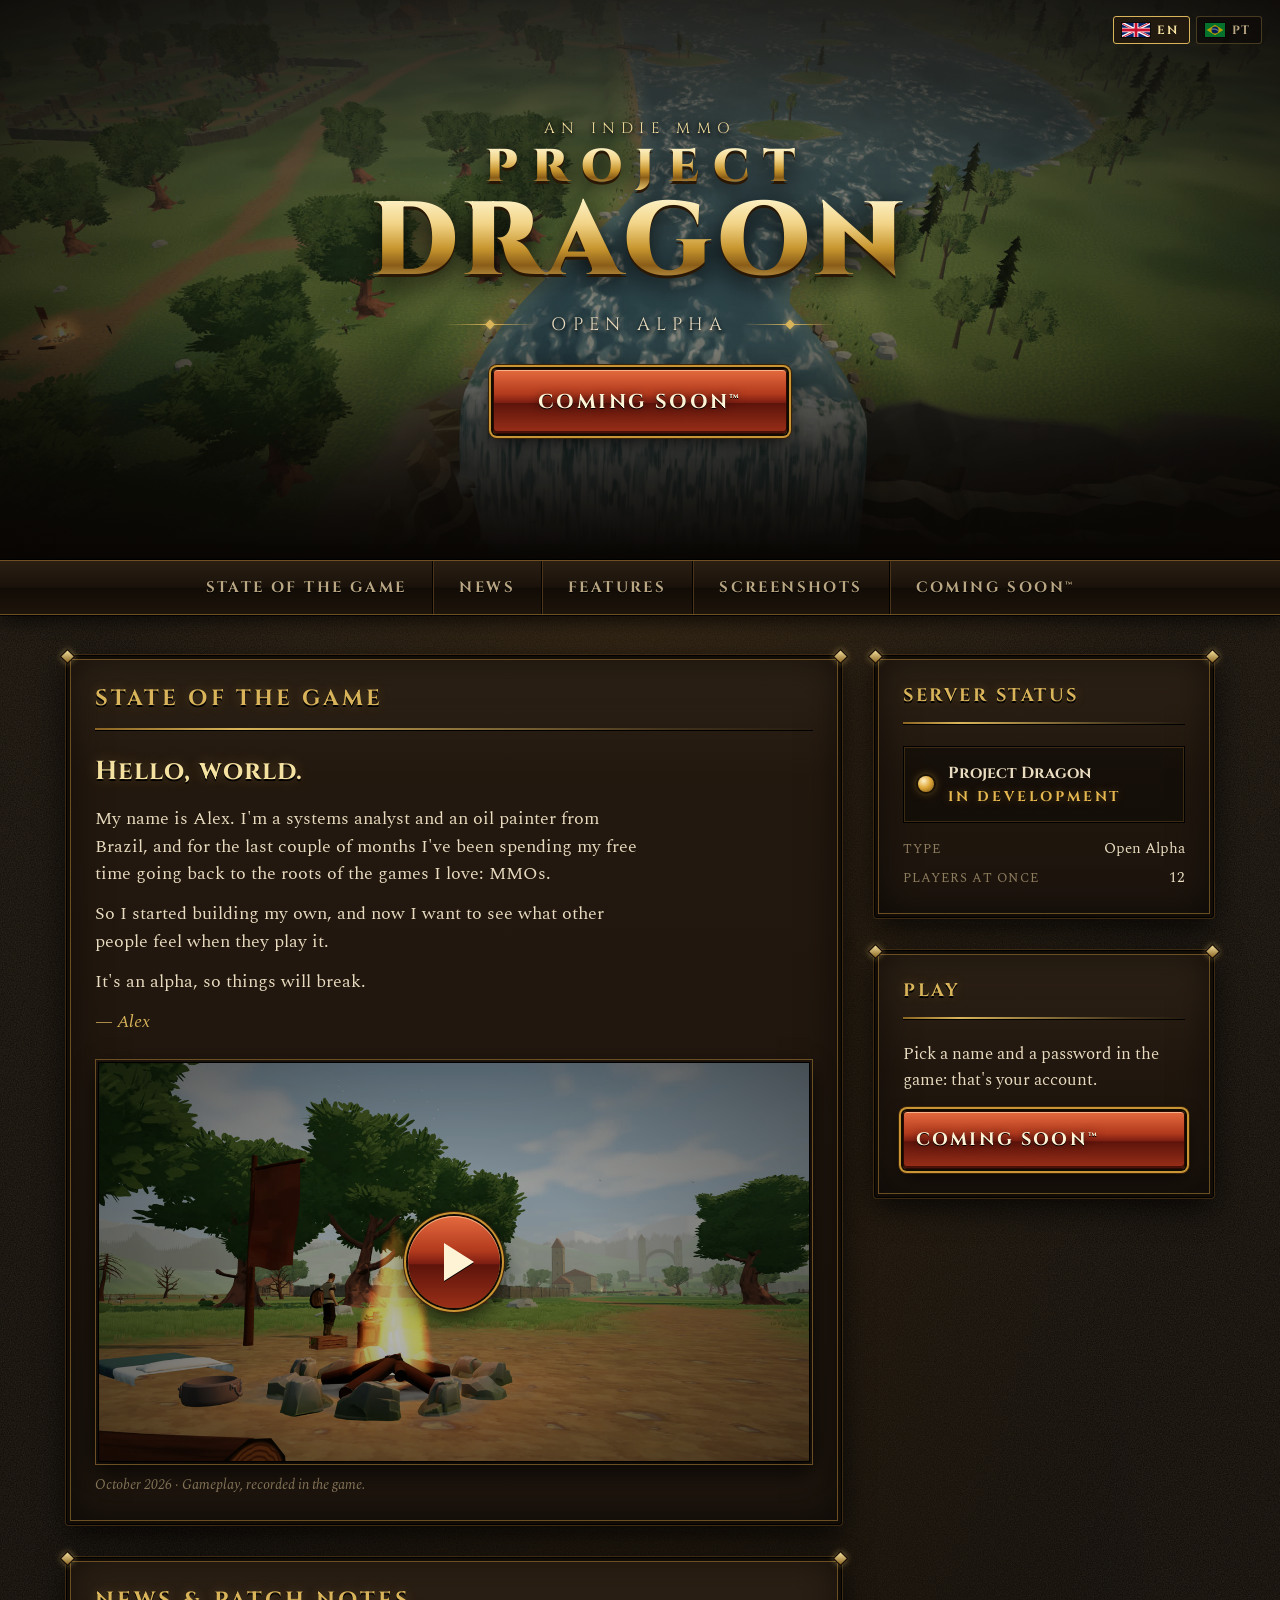
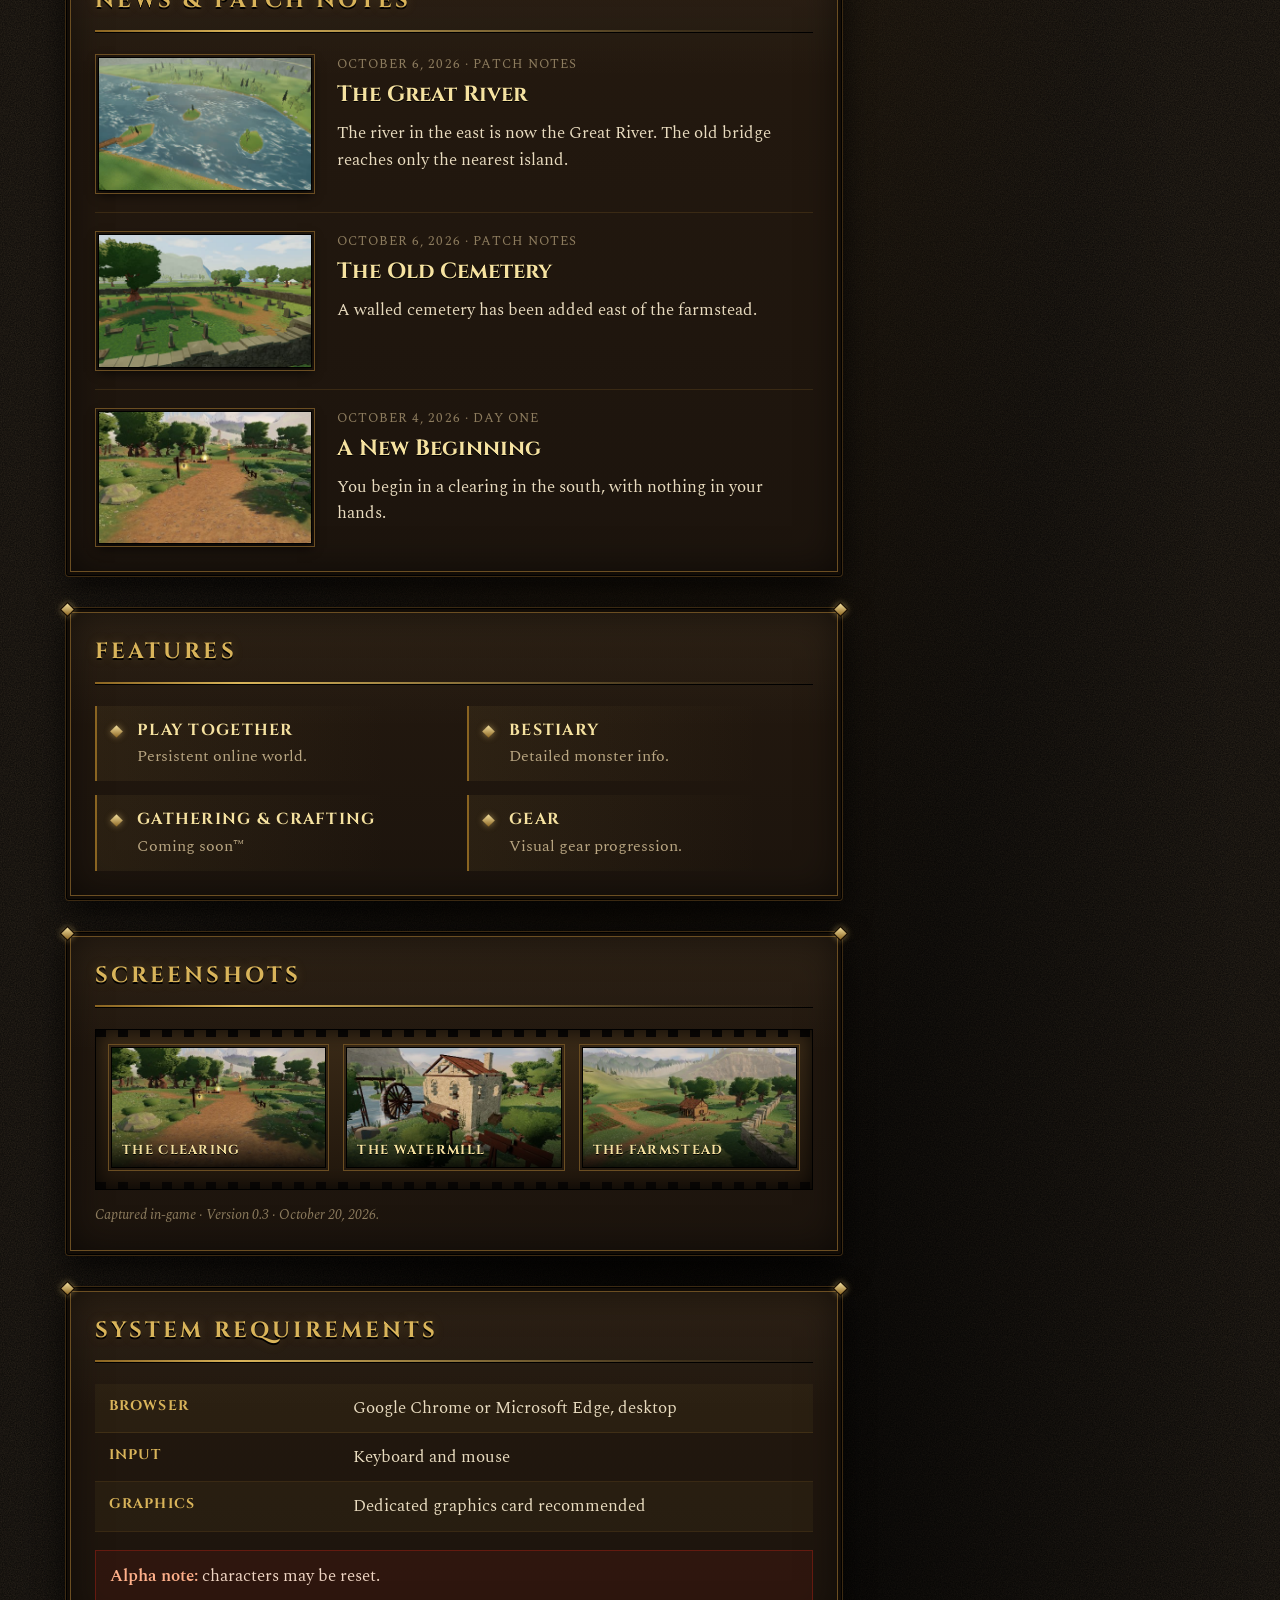
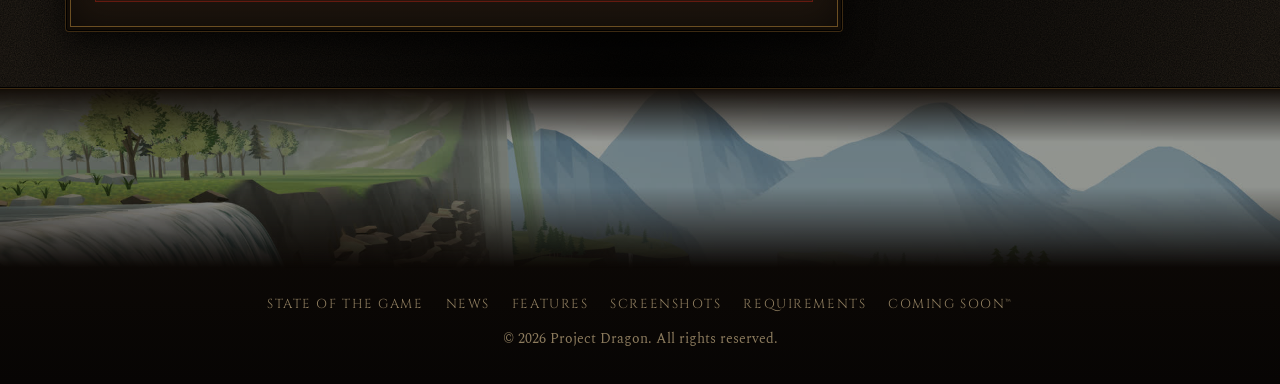
<file: index.html>
<!DOCTYPE html>
<html lang="en">
<head>
  <meta charset="utf-8">
  <meta name="viewport" content="width=device-width, initial-scale=1">
  <title>Project Dragon — Open Alpha</title>
  <meta name="description" content="Project Dragon is an indie MMO. A world to explore. Open alpha: coming soon™.">
  <meta name="theme-color" content="#140d06">
  <meta property="og:type" content="website">
  <meta property="og:site_name" content="Project Dragon">
  <meta property="og:title" content="Project Dragon — Open Alpha">
  <meta property="og:description" content="A world to explore. What lies beyond…">
  <meta property="og:url" content="https://playprojectdragon.github.io/">
  <meta property="og:image" content="https://playprojectdragon.github.io/img/social-card.jpg">
  <meta property="og:image:width" content="1200">
  <meta property="og:image:height" content="630">
  <meta property="og:image:alt" content="A waterfall at the edge of a green valley, a river with small islands behind it.">
  <meta name="twitter:card" content="summary_large_image">
  <link rel="icon" href="data:image/svg+xml,%3Csvg xmlns='http://www.w3.org/2000/svg' viewBox='0 0 32 32'%3E%3Crect x='6' y='6' width='20' height='20' transform='rotate(45 16 16)' fill='%23d9b45a' stroke='%231a0f04' stroke-width='2'/%3E%3C/svg%3E">
  <link rel="preconnect" href="https://fonts.googleapis.com">
  <link rel="preconnect" href="https://fonts.gstatic.com" crossorigin>
  <link href="https://fonts.googleapis.com/css2?family=Cinzel:wght@500;700;900&family=Spectral:ital,wght@0,400;0,600;1,400&display=swap" rel="stylesheet">
  <link rel="preload" as="image" href="img/masthead.jpg">
  <link rel="stylesheet" href="style.css?v=20261021-em-breve">
</head>
<body>

  <!-- Idioma (20/10/2026): inglês por padrão; o português do Brasil mora em data-pt e o script.js troca. -->
  <header class="masthead">
    <div class="masthead-art" aria-hidden="true"></div>
    <div class="lang" role="group" aria-label="Language" data-pt-aria="Idioma">
      <button class="lang-btn" type="button" data-lang="en" aria-pressed="true" title="English">
        <svg viewBox="0 0 60 30" aria-hidden="true"><defs><clipPath id="uk-bounds"><path d="M0 0h60v30H0z"/></clipPath><clipPath id="uk-saltire"><path d="M30 15h30v15z v15H0z H0V0z V0h30z"/></clipPath></defs><g clip-path="url(#uk-bounds)"><path fill="#012169" d="M0 0h60v30H0z"/><path stroke="#fff" stroke-width="6" d="M0 0l60 30M60 0L0 30"/><path stroke="#c8102e" stroke-width="4" clip-path="url(#uk-saltire)" d="M0 0l60 30M60 0L0 30"/><path stroke="#fff" stroke-width="10" d="M30 0v30M0 15h60"/><path stroke="#c8102e" stroke-width="6" d="M30 0v30M0 15h60"/></g></svg>
        <span>EN</span>
      </button>
      <button class="lang-btn" type="button" data-lang="pt" aria-pressed="false" title="Português (Brasil)">
        <svg viewBox="0 0 20 14" aria-hidden="true"><defs><clipPath id="br-globo"><circle cx="10" cy="7" r="3.5"/></clipPath></defs><rect width="20" height="14" fill="#009c3b"/><path d="M10 1.7 18.3 7 10 12.3 1.7 7z" fill="#ffdf00"/><circle cx="10" cy="7" r="3.5" fill="#002776"/><path d="M6.2 6.1 Q10 5.1 13.9 7.9" stroke="#fff" stroke-width="0.7" fill="none" clip-path="url(#br-globo)"/></svg>
        <span>PT</span>
      </button>
    </div>
    <div class="masthead-inner">
      <p class="masthead-kicker" data-pt="Um MMO indie">An indie MMO</p>
      <h1 class="logo"><span class="logo-line">Project</span> <span class="logo-line logo-big">Dragon</span></h1>
      <p class="masthead-tag"><span class="rule" aria-hidden="true"></span><span data-pt="Alfa Aberto">Open Alpha</span><span class="rule" aria-hidden="true"></span></p>
      <a class="btn btn-epic" data-pt="Em breve™">Coming soon™</a>
    </div>
  </header>

  <nav class="mainnav" aria-label="Main">
    <ul>
      <li><a href="#state" data-pt="Estado do Jogo">State of the Game</a></li>
      <li><a href="#news" data-pt="Notícias">News</a></li>
      <li><a href="#features" data-pt="Recursos">Features</a></li>
      <li><a href="#screenshots" data-pt="Imagens">Screenshots</a></li>
      <li><a data-pt="Em breve™">Coming soon™</a></li>
    </ul>
  </nav>

  <div class="page">
    <main class="col-main">

      <section class="panel" id="state" aria-labelledby="state-title">
        <h2 class="panel-title" id="state-title" data-pt="Estado do Jogo">State of the Game</h2>

        <div class="letter">
          <p class="letter-hello" data-pt="Olá, mundo.">Hello, world.</p>
          <p data-pt="Meu nome é Alex. Sou analista de sistemas e pintor a óleo, aqui do Brasil, e nos últimos meses tenho usado meu tempo livre pra voltar às raízes dos jogos que eu amo: os MMOs.">My name is Alex. I'm a systems analyst and an oil painter from Brazil, and for the last couple of months I've been spending my free time going back to the roots of the games I love: MMOs.</p>
          <p data-pt="Então comecei a construir o meu, e agora quero ver o que as pessoas sentem quando jogam.">So I started building my own, and now I want to see what other people feel when they play it.</p>
          <p data-pt="É um alfa, então coisas vão quebrar.">It's an alpha, so things will break.</p>
          <p class="letter-sign">— Alex</p>
        </div>

        <figure class="video">
          <div class="video-frame" id="video-frame">
            <img class="video-poster" src="img/video-poster.jpg" width="1280" height="720" alt="A fighter by a campfire in a clearing, a stone refuge in the distance." loading="lazy">
            <a class="video-play" id="video-play" href="https://youtu.be/dNGbQo7ODF0" aria-label="Play the trailer" data-pt-aria="Assistir ao trailer"><span aria-hidden="true"></span></a>
            <p class="video-soon" id="video-soon" data-pt="Vídeo em breve" hidden>Gameplay video coming soon</p>
          </div>
          <figcaption class="video-cap" data-pt="&lt;time datetime='2026-10'&gt;Outubro de 2026&lt;/time&gt; · Gameplay gravado no jogo."><time datetime="2026-10">October 2026</time> · Gameplay, recorded in the game.</figcaption>
        </figure>
      </section>

      <section class="panel" id="news" aria-labelledby="news-title">
        <h2 class="panel-title" id="news-title" data-pt="Notícias e Atualizações">News &amp; Patch Notes</h2>

        <article class="news-item">
          <a class="news-thumb" href="img/the-great-river.jpg" data-lightbox="the-great-river">
            <img src="img/thumb/the-great-river.jpg" width="480" height="270" alt="A wide river with small wooded islands, seen from above." loading="lazy">
          </a>
          <div class="news-body">
            <p class="news-meta" data-pt="&lt;time datetime='2026-10-06'&gt;6 de outubro de 2026&lt;/time&gt; · Atualização"><time datetime="2026-10-06">October 6, 2026</time> · Patch Notes</p>
            <h3 class="news-title" data-pt="O Grande Rio">The Great River</h3>
            <p data-pt="O rio do leste agora é o Grande Rio. A ponte velha só alcança a ilha mais próxima.">The river in the east is now the Great River. The old bridge reaches only the nearest island.</p>
          </div>
        </article>

        <article class="news-item">
          <a class="news-thumb" href="img/the-old-cemetery.jpg" data-lightbox="the-old-cemetery">
            <img src="img/thumb/the-old-cemetery.jpg" width="480" height="270" alt="Rows of old gravestones inside a low stone wall, a large tree among them." loading="lazy">
          </a>
          <div class="news-body">
            <p class="news-meta" data-pt="&lt;time datetime='2026-10-06'&gt;6 de outubro de 2026&lt;/time&gt; · Atualização"><time datetime="2026-10-06">October 6, 2026</time> · Patch Notes</p>
            <h3 class="news-title" data-pt="O Cemitério Antigo">The Old Cemetery</h3>
            <p data-pt="Um cemitério murado foi adicionado a leste do sítio.">A walled cemetery has been added east of the farmstead.</p>
          </div>
        </article>

        <article class="news-item">
          <a class="news-thumb" href="img/shots-20261020-the-clearing.jpg" data-lightbox="the-clearing">
            <img src="img/thumb/shots-20261020-the-clearing.jpg" width="480" height="270" alt="A lantern-lined path leads into the clearing, with campfires, trees and the refuge beyond." loading="lazy">
          </a>
          <div class="news-body">
            <p class="news-meta" data-pt="&lt;time datetime='2026-10-04'&gt;4 de outubro de 2026&lt;/time&gt; · Dia 1"><time datetime="2026-10-04">October 4, 2026</time> · Day One</p>
            <h3 class="news-title" data-pt="Um Novo Começo">A New Beginning</h3>
            <p data-pt="Você começa numa clareira ao sul, sem nada nas mãos.">You begin in a clearing in the south, with nothing in your hands.</p>
          </div>
        </article>
      </section>

      <section class="panel" id="features" aria-labelledby="features-title">
        <h2 class="panel-title" id="features-title" data-pt="Recursos">Features</h2>
        <ul class="features">
          <li><h3 data-pt="Jogue Junto">Play Together</h3><p data-pt="Mundo online persistente.">Persistent online world.</p></li>
          <li><h3 data-pt="Bestiário">Bestiary</h3><p data-pt="Informações detalhadas dos monstros.">Detailed monster info.</p></li>
          <li><h3 data-pt="Coleta e Artesanato">Gathering &amp; Crafting</h3><p data-pt="Em breve™">Coming soon™</p></li>
          <li><h3 data-pt="Equipamento">Gear</h3><p data-pt="Progressão visual de equipamento.">Visual gear progression.</p></li>
        </ul>
      </section>

      <section class="panel" id="screenshots" aria-labelledby="shots-title">
        <h2 class="panel-title" id="shots-title" data-pt="Imagens">Screenshots</h2>
        <div class="filmstrip-wrap">
        <button class="strip-btn strip-prev" type="button" aria-label="Scroll screenshots left" data-pt-aria="Voltar as imagens" data-strip="-1">&#8249;</button>
        <div class="filmstrip" id="filmstrip" role="list">
          <a role="listitem" class="frame" href="img/shots-20261020-the-clearing.jpg" data-lightbox="the-clearing" data-caption="The Clearing" data-pt-cap="A Clareira">
            <img src="img/thumb/shots-20261020-the-clearing.jpg" width="480" height="270" alt="A lantern-lined path leads into the clearing, with campfires, trees and the refuge beyond." loading="lazy">
            <span class="frame-cap" data-pt="A Clareira">The Clearing</span>
          </a>
          <a role="listitem" class="frame" href="img/shots-20261020-watermill.jpg" data-lightbox="watermill" data-caption="The Watermill" data-pt-cap="O Moinho">
            <img src="img/thumb/shots-20261020-watermill.jpg" width="480" height="270" alt="The stone watermill beside the river, with its wooden wheel and flowing water." loading="lazy">
            <span class="frame-cap" data-pt="O Moinho">The Watermill</span>
          </a>
          <a role="listitem" class="frame" href="img/shots-20261020-the-farmstead.jpg" data-lightbox="the-farmstead" data-caption="The Farmstead" data-pt-cap="O Sítio">
            <img src="img/thumb/shots-20261020-the-farmstead.jpg" width="480" height="270" alt="The farmhouse and planted fields beside the stone wall of the old cemetery." loading="lazy">
            <span class="frame-cap" data-pt="O Sítio">The Farmstead</span>
          </a>
        </div>
        <button class="strip-btn strip-next" type="button" aria-label="Scroll screenshots right" data-pt-aria="Avançar as imagens" data-strip="1">&#8250;</button>
        </div>
        <p class="panel-foot" data-pt="Capturadas no jogo · Versão 0.3 · 20 de outubro de 2026.">Captured in-game · Version 0.3 · October 20, 2026.</p>
      </section>

      <section class="panel" id="requirements" aria-labelledby="req-title">
        <h2 class="panel-title" id="req-title" data-pt="Requisitos do Sistema">System Requirements</h2>
        <table class="req">
          <tbody>
            <tr><th scope="row" data-pt="Navegador">Browser</th><td data-pt="Google Chrome ou Microsoft Edge, no computador">Google Chrome or Microsoft Edge, desktop</td></tr>
            <tr><th scope="row" data-pt="Controles">Input</th><td data-pt="Teclado e mouse">Keyboard and mouse</td></tr>
            <tr><th scope="row" data-pt="Gráficos">Graphics</th><td data-pt="Placa de vídeo dedicada recomendada">Dedicated graphics card recommended</td></tr>
          </tbody>
        </table>
        <p class="alpha-note" data-pt="&lt;strong&gt;Aviso de alfa:&lt;/strong&gt; personagens podem ser zerados."><strong>Alpha note:</strong> characters may be reset.</p>
      </section>

    </main>

    <aside class="col-side">

      <section class="panel panel-side" aria-labelledby="status-title">
        <h2 class="panel-title" id="status-title" data-pt="Status do Servidor">Server Status</h2>
        <div class="realm">
          <span class="realm-light realm-light-wait" aria-hidden="true"></span>
          <div>
            <p class="realm-name">Project Dragon</p>
            <p class="realm-state realm-state-wait" data-pt="Em Construção">In Development</p>
          </div>
        </div>
        <dl class="realm-info">
          <dt data-pt="Tipo">Type</dt><dd data-pt="Alfa Aberto">Open Alpha</dd>
          <dt data-pt="Jogadores por vez">Players at once</dt><dd>12</dd>
        </dl>
      </section>

      <!-- 20/10/2026, 23:5x: o servidor abriu pra criar conta; o pedido de acesso (Google Form) saiu e virou o link de jogar. -->
      <!-- 21/10/2026: o jogo saiu do ar (porte de engine) e os quatro links de jogar viraram "Coming soon™", sem destino, por ordem do Alex.
           Pra voltar: devolver href="https://projectdragon.duckdns.org/?servidor=aqui&amp;lang=en" + data-jogar (o JOGO do script.js continua lá). -->
      <section class="panel panel-side" id="play" aria-labelledby="play-title">
        <h2 class="panel-title" id="play-title" data-pt="Jogar">Play</h2>
        <p data-pt="Escolha um nome e uma senha no jogo: essa é a sua conta.">Pick a name and a password in the game: that's your account.</p>
        <a class="btn btn-epic btn-block" data-pt="Em breve™">Coming soon™</a>
      </section>

    </aside>
  </div>

  <footer class="footer">
    <div class="footer-art" aria-hidden="true"></div>
    <ul class="footer-nav">
      <li><a href="#state" data-pt="Estado do Jogo">State of the Game</a></li>
      <li><a href="#news" data-pt="Notícias">News</a></li>
      <li><a href="#features" data-pt="Recursos">Features</a></li>
      <li><a href="#screenshots" data-pt="Imagens">Screenshots</a></li>
      <li><a href="#requirements" data-pt="Requisitos">Requirements</a></li>
      <li><a data-pt="Em breve™">Coming soon™</a></li>
    </ul>
    <p class="copy" data-pt="© 2026 Project Dragon. Todos os direitos reservados.">© 2026 Project Dragon. All rights reserved.</p>
  </footer>

  <div class="lightbox" id="lightbox" hidden>
    <div class="lightbox-box" role="dialog" aria-modal="true" aria-label="Screenshot">
      <img class="lightbox-img" id="lb-img" alt="">
      <p class="lightbox-cap" id="lb-cap"></p>
      <button class="lb-btn lb-prev" id="lb-prev" type="button" aria-label="Previous screenshot" data-pt-aria="Imagem anterior">&#8249;</button>
      <button class="lb-btn lb-next" id="lb-next" type="button" aria-label="Next screenshot" data-pt-aria="Próxima imagem">&#8250;</button>
      <button class="lb-btn lb-close" id="lb-close" type="button" aria-label="Close" data-pt-aria="Fechar">&#215;</button>
    </div>
  </div>

  <script src="script.js?v=20261020-aberto"></script>
</body>
</html>
</file>
<file: style.css>
/* Project Dragon — página oficial, estilo dos sites de MMO de 2010.
   Sem framework, sem build. Fontes: Google Fonts (Cinzel, Spectral) com fallback local. */

:root {
  --ink: #e9dcc0;
  --ink-dim: #b9a682;
  --ink-mute: #8d7c5e;
  --gold: #d9b45a;
  --gold-hi: #f6e2a0;
  --gold-lo: #8a6421;
  --bronze: #5b3d16;
  --leather: #1c140d;
  --leather-2: #24190f;
  --night: #0c0907;
  --blood: #7c1d12;
  --green: #5fd068;
  --serif-title: "Cinzel", "Trajan Pro", "Times New Roman", Georgia, serif;
  --serif-body: "Spectral", Georgia, "Times New Roman", serif;
  --gutter: 16px;
}

*, *::before, *::after { box-sizing: border-box; }

html { scroll-behavior: smooth; }

body {
  margin: 0;
  color: var(--ink);
  font-family: var(--serif-body);
  font-size: 17px;
  line-height: 1.55;
  background-color: var(--night);
  background-image:
    radial-gradient(ellipse at 50% 0%, rgba(120, 82, 34, 0.28), transparent 60%),
    radial-gradient(ellipse at 50% 100%, rgba(0, 0, 0, 0.9), transparent 70%),
    url("data:image/svg+xml,%3Csvg xmlns='http://www.w3.org/2000/svg' width='220' height='220'%3E%3Cfilter id='n'%3E%3CfeTurbulence type='fractalNoise' baseFrequency='0.85' numOctaves='3' stitchTiles='stitch'/%3E%3CfeColorMatrix values='0 0 0 0 0.55 0 0 0 0 0.42 0 0 0 0 0.25 0 0 0 0.16 0'/%3E%3C/filter%3E%3Crect width='100%25' height='100%25' filter='url(%23n)'/%3E%3C/svg%3E"),
    linear-gradient(180deg, #17110b 0%, #0d0a07 40%, #090705 100%);
  overflow-x: hidden;
}

img { max-width: 100%; height: auto; display: block; }

a { color: var(--gold); text-decoration: none; }
a:hover, a:focus-visible { color: var(--gold-hi); text-shadow: 0 0 8px rgba(246, 210, 120, 0.45); }

:focus-visible { outline: 2px solid var(--gold-hi); outline-offset: 2px; }

h1, h2, h3 { font-family: var(--serif-title); font-weight: 700; margin: 0; }

/* ---------- Cabeçalho ---------- */

.masthead {
  position: relative;
  min-height: 560px;
  display: flex;
  align-items: center;
  justify-content: center;
  text-align: center;
  padding: 64px var(--gutter) 72px;
  overflow: hidden;
  border-bottom: 1px solid #000;
}

.masthead-art {
  position: absolute;
  inset: 0;
  background: url("img/masthead.jpg") center 55% / cover no-repeat;
  filter: saturate(0.95) brightness(0.88);
}

.masthead-art::after {
  content: "";
  position: absolute;
  inset: 0;
  background:
    radial-gradient(ellipse at 50% 46%, rgba(10, 7, 4, 0.15) 0%, rgba(10, 7, 4, 0.55) 55%, rgba(10, 7, 4, 0.95) 100%),
    linear-gradient(180deg, rgba(10, 7, 4, 0.55) 0%, rgba(10, 7, 4, 0) 30%, rgba(10, 7, 4, 0) 62%, var(--night) 100%);
}

.masthead-inner { position: relative; max-width: 900px; width: 100%; }

/* Idioma (20/10/2026): bandeira da Inglaterra e do Brasil no canto do cabeçalho; inglês por padrão. */
.lang {
  position: absolute;
  top: 16px;
  right: 18px;
  z-index: 2;
  display: flex;
  gap: 6px;
}
.lang-btn {
  display: inline-flex;
  align-items: center;
  gap: 7px;
  padding: 6px 10px 6px 8px;
  font-family: var(--serif-title);
  font-weight: 700;
  font-size: 12px;
  letter-spacing: 0.14em;
  line-height: 1;
  color: var(--ink-dim);
  background: rgba(12, 9, 7, 0.62);
  border: 1px solid rgba(217, 180, 90, 0.28);
  border-radius: 3px;
  cursor: pointer;
  transition: border-color 0.15s, color 0.15s, background 0.15s;
}
.lang-btn svg { display: block; width: auto; height: 14px; box-shadow: 0 0 0 1px rgba(0, 0, 0, 0.55); }
.lang-btn[aria-pressed="false"] svg { opacity: 0.7; }
.lang-btn[aria-pressed="true"] { color: var(--gold-hi); border-color: var(--gold); background: rgba(36, 25, 15, 0.85); }
.lang-btn:hover, .lang-btn:focus-visible { color: var(--gold-hi); border-color: var(--gold); outline: none; }
.lang-btn:hover svg, .lang-btn:focus-visible svg { opacity: 1; }

.masthead-kicker {
  margin: 0 0 6px;
  font-family: var(--serif-title);
  font-size: 15px;
  letter-spacing: 0.42em;
  text-transform: uppercase;
  color: var(--gold-hi);
  text-shadow: 0 2px 4px #000, 0 0 14px rgba(0, 0, 0, 0.9);
}

.logo {
  font-family: var(--serif-title);
  font-weight: 900;
  line-height: 0.95;
  margin: 0;
  color: var(--gold);
  text-transform: uppercase;
  filter: drop-shadow(0 3px 0 #2a1806) drop-shadow(0 6px 14px rgba(0, 0, 0, 0.95));
}

.logo-line {
  display: block;
  background: linear-gradient(180deg, #fff6d0 0%, #f2d488 30%, #c8962f 55%, #8a5d18 72%, #e7c46e 100%);
  -webkit-background-clip: text;
  background-clip: text;
  -webkit-text-fill-color: transparent;
  color: var(--gold);
}

.logo-line:first-child { font-size: 46px; letter-spacing: 0.3em; margin-bottom: 4px; padding-left: 0.3em; }
.logo-big { font-size: 104px; letter-spacing: 0.04em; }

.masthead-tag {
  display: flex;
  align-items: center;
  justify-content: center;
  gap: 16px;
  margin: 18px 0 30px;
  font-family: var(--serif-title);
  font-size: 18px;
  letter-spacing: 0.34em;
  text-transform: uppercase;
  color: var(--ink);
  text-shadow: 0 2px 4px #000;
}

.masthead-tag .rule {
  display: inline-block;
  width: 90px;
  height: 1px;
  background: linear-gradient(90deg, transparent, var(--gold), transparent);
  position: relative;
}

.masthead-tag .rule::after {
  content: "";
  position: absolute;
  left: 50%;
  top: -3px;
  width: 7px;
  height: 7px;
  background: var(--gold);
  transform: translateX(-50%) rotate(45deg);
  box-shadow: 0 0 6px rgba(246, 210, 120, 0.7);
}

.masthead-note {
  margin: 16px 0 0;
  font-style: italic;
  color: var(--ink);
  text-shadow: 0 2px 4px #000, 0 0 10px #000;
}

/* ---------- Botões com bisel ---------- */

.btn {
  display: inline-block;
  font-family: var(--serif-title);
  font-weight: 700;
  text-transform: uppercase;
  letter-spacing: 0.12em;
  color: #2a1604;
  background: linear-gradient(180deg, #fff1bd 0%, #f0cd74 22%, #c99434 52%, #a8731f 53%, #d6a94c 100%);
  border: 1px solid #3a2208;
  border-radius: 4px;
  box-shadow:
    inset 0 1px 0 rgba(255, 255, 255, 0.75),
    inset 0 -2px 0 rgba(90, 50, 8, 0.6),
    0 0 0 2px #120b04,
    0 0 0 3px #7a5620,
    0 4px 12px rgba(0, 0, 0, 0.8);
  text-shadow: 0 1px 0 rgba(255, 240, 200, 0.6);
  cursor: pointer;
  transition: filter 0.15s ease, box-shadow 0.15s ease;
}

.btn:hover, .btn:focus-visible {
  color: #2a1604;
  filter: brightness(1.12);
  text-shadow: 0 1px 0 rgba(255, 240, 200, 0.6);
  box-shadow:
    inset 0 1px 0 rgba(255, 255, 255, 0.85),
    inset 0 -2px 0 rgba(90, 50, 8, 0.6),
    0 0 0 2px #120b04,
    0 0 0 3px #b48a3c,
    0 0 22px rgba(246, 200, 100, 0.55),
    0 4px 12px rgba(0, 0, 0, 0.8);
}

.btn:active { filter: brightness(0.95); transform: translateY(1px); }

.btn-epic {
  font-size: 20px;
  padding: 16px 44px;
  color: #fff3d6;
  text-shadow: 0 1px 0 #000, 0 0 8px rgba(0, 0, 0, 0.7);
  background: linear-gradient(180deg, #e46a3e 0%, #b23a1d 38%, #7c1d12 52%, #5d140b 53%, #9a2f18 100%);
  border-color: #2b0a04;
  box-shadow:
    inset 0 1px 0 rgba(255, 210, 170, 0.7),
    inset 0 -2px 0 rgba(40, 6, 2, 0.7),
    0 0 0 2px #120b04,
    0 0 0 4px #c99434,
    0 0 0 5px #3a2208,
    0 6px 18px rgba(0, 0, 0, 0.85);
}

.btn-epic:hover, .btn-epic:focus-visible {
  color: #fffaf0;
  text-shadow: 0 1px 0 #000, 0 0 10px rgba(255, 200, 120, 0.6);
  box-shadow:
    inset 0 1px 0 rgba(255, 220, 180, 0.85),
    inset 0 -2px 0 rgba(40, 6, 2, 0.7),
    0 0 0 2px #120b04,
    0 0 0 4px #f0cd74,
    0 0 0 5px #3a2208,
    0 0 28px rgba(255, 150, 70, 0.55),
    0 6px 18px rgba(0, 0, 0, 0.85);
}

.btn-small { font-size: 14px; padding: 9px 18px; }
.btn-block { display: block; width: 100%; padding: 14px 12px; font-size: 18px; }

.btn[disabled] {
  cursor: not-allowed;
  filter: grayscale(0.85) brightness(0.55);
  box-shadow: inset 0 1px 0 rgba(255, 255, 255, 0.3), 0 0 0 2px #120b04, 0 0 0 3px #4a3a22;
}

/* 21/10/2026: com o jogo fora do ar, os links de jogar viraram "Coming soon™" sem destino (a sem href).
   Mesma cara de antes; sem brilho de passar o mouse e sem clique. */
a.btn:not([href]), .mainnav a:not([href]), .footer-nav a:not([href]) { cursor: default; pointer-events: none; }

/* ---------- Navegação ---------- */

.mainnav {
  position: sticky;
  top: 0;
  z-index: 20;
  background:
    linear-gradient(180deg, #2b1f13 0%, #1a120a 48%, #120c06 52%, #1d140b 100%);
  border-top: 1px solid #6e5023;
  border-bottom: 1px solid #6e5023;
  box-shadow: 0 1px 0 #000, 0 -1px 0 #000, 0 6px 18px rgba(0, 0, 0, 0.7);
}

.mainnav ul {
  list-style: none;
  margin: 0 auto;
  padding: 0 var(--gutter);
  max-width: 1180px;
  display: flex;
  justify-content: center;
  flex-wrap: wrap;
}

.mainnav li + li { border-left: 1px solid #000; box-shadow: inset 1px 0 0 #4a3519; }

.mainnav a {
  display: block;
  padding: 15px 26px;
  font-family: var(--serif-title);
  font-weight: 700;
  font-size: 15px;
  letter-spacing: 0.16em;
  text-transform: uppercase;
  color: var(--ink-dim);
  text-shadow: 0 1px 0 #000;
}

.mainnav a:hover, .mainnav a:focus-visible {
  color: var(--gold-hi);
  background: radial-gradient(ellipse at 50% 100%, rgba(217, 180, 90, 0.25), transparent 70%);
}

/* ---------- Página e painéis ---------- */

.page {
  max-width: 1180px;
  margin: 0 auto;
  padding: 40px var(--gutter) 56px;
  display: grid;
  grid-template-columns: minmax(0, 1fr) 340px;
  gap: 32px;
  align-items: start;
}

.col-main, .col-side { display: grid; grid-template-columns: minmax(0, 1fr); gap: 32px; min-width: 0; }
.panel { min-width: 0; }

.panel {
  position: relative;
  padding: 26px 28px 28px;
  background:
    linear-gradient(180deg, rgba(255, 230, 170, 0.045), rgba(0, 0, 0, 0) 120px),
    linear-gradient(180deg, var(--leather-2), var(--leather));
  border: 1px solid #000;
  outline: 1px solid #6b4e22;
  outline-offset: -5px;
  box-shadow:
    inset 0 0 0 4px #120c06,
    inset 0 0 40px rgba(0, 0, 0, 0.6),
    0 0 0 1px #3c2a12,
    0 10px 30px rgba(0, 0, 0, 0.75);
  border-radius: 3px;
  scroll-margin-top: 70px;
}

/* Cantoneiras ornamentais: quatro losangos dourados. */
.panel::before, .panel::after {
  content: "";
  position: absolute;
  top: -5px;
  width: 11px;
  height: 11px;
  background: linear-gradient(135deg, var(--gold-hi), var(--gold-lo));
  border: 1px solid #1a0f04;
  transform: rotate(45deg);
  box-shadow: 0 0 6px rgba(246, 210, 120, 0.45);
}
.panel::before { left: -5px; }
.panel::after { right: -5px; }

.panel-title {
  position: relative;
  font-size: 22px;
  letter-spacing: 0.14em;
  text-transform: uppercase;
  color: var(--gold);
  text-shadow: 0 2px 0 #000, 0 0 12px rgba(217, 180, 90, 0.25);
  padding-bottom: 14px;
  margin-bottom: 22px;
}

.panel-title::after {
  content: "";
  position: absolute;
  left: 0;
  right: 0;
  bottom: 0;
  height: 2px;
  background: linear-gradient(90deg, var(--gold-lo), var(--gold) 20%, rgba(217, 180, 90, 0.15) 80%, transparent);
  box-shadow: 0 1px 0 #000;
}

.panel-side .panel-title { font-size: 18px; }

.panel-foot {
  margin: 14px 0 0;
  font-size: 14px;
  font-style: italic;
  color: var(--ink-mute);
}

/* ---------- Notícias ---------- */

.news-item {
  display: grid;
  grid-template-columns: 220px minmax(0, 1fr);
  gap: 22px;
  padding: 18px 0;
  border-top: 1px solid rgba(107, 78, 34, 0.35);
}
.news-item:first-of-type { border-top: 0; padding-top: 0; }
.news-item:last-of-type { padding-bottom: 0; }

.news-thumb {
  display: block;
  border: 1px solid #000;
  outline: 1px solid #6b4e22;
  outline-offset: 2px;
  margin: 3px;
  box-shadow: 0 4px 10px rgba(0, 0, 0, 0.7);
  overflow: hidden;
  aspect-ratio: 16 / 10;
  align-self: start;
}
.news-thumb img { width: 100%; height: 100%; object-fit: cover; transition: transform 0.4s ease, filter 0.4s ease; }
.news-thumb:hover img { transform: scale(1.05); filter: brightness(1.1); }

.news-meta {
  margin: 0 0 4px;
  font-size: 13px;
  letter-spacing: 0.08em;
  text-transform: uppercase;
  color: var(--ink-mute);
}

.news-title {
  font-size: 22px;
  color: var(--gold-hi);
  text-shadow: 0 1px 0 #000;
  margin-bottom: 8px;
}

.news-body:only-child { grid-column: 1 / -1; }
.news-body p:last-child { margin: 0; }

/* ---------- Recursos ---------- */

.features {
  list-style: none;
  margin: 0;
  padding: 0;
  display: grid;
  grid-template-columns: repeat(2, minmax(0, 1fr));
  gap: 14px 26px;
}

.features li {
  position: relative;
  padding: 12px 14px 12px 40px;
  background: linear-gradient(90deg, rgba(217, 180, 90, 0.07), transparent 85%);
  border-left: 2px solid var(--gold-lo);
}

.features li::before {
  content: "";
  position: absolute;
  left: 15px;
  top: 21px;
  width: 9px;
  height: 9px;
  background: linear-gradient(135deg, var(--gold-hi), var(--gold-lo));
  transform: rotate(45deg);
  box-shadow: 0 0 6px rgba(246, 210, 120, 0.5);
}

.features h3 {
  font-size: 16px;
  letter-spacing: 0.08em;
  text-transform: uppercase;
  color: var(--gold-hi);
  margin-bottom: 2px;
}

.features p { margin: 0; color: var(--ink-dim); font-size: 16px; }

/* ---------- Filmstrip ---------- */

.filmstrip-wrap { position: relative; }

.strip-btn {
  position: absolute;
  top: 50%;
  z-index: 2;
  width: 38px;
  height: 38px;
  margin-top: -19px;
  border-radius: 50%;
  font: 700 26px/34px var(--serif-title);
  color: #2a1604;
  background: linear-gradient(180deg, #fff1bd, #c99434 55%, #a8731f);
  border: 1px solid #3a2208;
  box-shadow: inset 0 1px 0 rgba(255, 255, 255, 0.7), 0 0 0 2px #120b04, 0 4px 12px rgba(0, 0, 0, 0.8);
  cursor: pointer;
}
.strip-btn:hover, .strip-btn:focus-visible { filter: brightness(1.15); }
.strip-btn[disabled] { opacity: 0; pointer-events: none; }
.strip-prev { left: -12px; }
.strip-next { right: -12px; }

.filmstrip {
  display: flex;
  gap: 14px;
  overflow-x: auto;
  scroll-snap-type: x mandatory;
  padding: 14px 12px 18px;
  background:
    repeating-linear-gradient(90deg, #0a0705 0 10px, transparent 10px 22px) top / 100% 7px no-repeat,
    repeating-linear-gradient(90deg, #0a0705 0 10px, transparent 10px 22px) bottom / 100% 7px no-repeat,
    linear-gradient(180deg, #3a2a17, #20160c);
  border: 1px solid #000;
  box-shadow: inset 0 0 20px rgba(0, 0, 0, 0.85);
  scroll-padding: 0 15px;
  scrollbar-color: var(--gold-lo) #120c06;
}

.frame {
  position: relative;
  flex: 1 0 200px;
  scroll-snap-align: start;
  border: 1px solid #000;
  outline: 1px solid #6b4e22;
  outline-offset: 2px;
  margin: 3px;
  aspect-ratio: 16 / 9;
  overflow: hidden;
  background: #000;
}

.frame img { width: 100%; height: 100%; object-fit: cover; transition: transform 0.4s ease, filter 0.4s ease; filter: brightness(0.92); }
.frame:hover img, .frame:focus-visible img { transform: scale(1.06); filter: brightness(1.08); }

.frame-cap {
  position: absolute;
  left: 0;
  right: 0;
  bottom: 0;
  padding: 18px 10px 7px;
  font-family: var(--serif-title);
  font-size: 13px;
  font-weight: 700;
  letter-spacing: 0.1em;
  text-transform: uppercase;
  color: var(--gold-hi);
  text-shadow: 0 1px 0 #000;
  background: linear-gradient(180deg, transparent, rgba(0, 0, 0, 0.85));
}

/* ---------- Requisitos ---------- */

.req { width: 100%; border-collapse: collapse; }
.req th, .req td { text-align: left; padding: 11px 14px; border-bottom: 1px solid rgba(107, 78, 34, 0.35); vertical-align: top; }
.req tr:nth-child(odd) { background: rgba(217, 180, 90, 0.05); }
.req th {
  width: 34%;
  font-family: var(--serif-title);
  font-size: 14px;
  letter-spacing: 0.08em;
  text-transform: uppercase;
  color: var(--gold);
}
.req td { color: var(--ink); }

.alpha-note {
  margin: 18px 0 0;
  padding: 12px 14px;
  border: 1px solid rgba(124, 29, 18, 0.7);
  background: rgba(124, 29, 18, 0.18);
  color: #f0d6c4;
}
.alpha-note strong { color: #ffb08a; font-weight: 600; }

/* ---------- Lateral: status, pedido ---------- */

.realm {
  display: flex;
  align-items: center;
  gap: 14px;
  padding: 14px;
  background: rgba(0, 0, 0, 0.35);
  border: 1px solid #000;
  box-shadow: inset 0 0 0 1px rgba(107, 78, 34, 0.45);
}

.realm-light {
  flex: 0 0 auto;
  width: 16px;
  height: 16px;
  border-radius: 50%;
  background: radial-gradient(circle at 35% 30%, #d8ffd6, var(--green) 45%, #1d6a25 100%);
  box-shadow: 0 0 0 2px #0b1a0b, 0 0 12px rgba(95, 208, 104, 0.85);
  animation: pulse 2.6s ease-in-out infinite;
}

@keyframes pulse {
  0%, 100% { box-shadow: 0 0 0 2px #0b1a0b, 0 0 8px rgba(95, 208, 104, 0.6); }
  50% { box-shadow: 0 0 0 2px #0b1a0b, 0 0 18px rgba(95, 208, 104, 1); }
}

@media (prefers-reduced-motion: reduce) {
  .realm-light { animation: none; }
  html { scroll-behavior: auto; }
}

.realm-name { margin: 0; font-family: var(--serif-title); font-weight: 700; font-size: 16px; color: var(--ink); }
.realm-state {
  margin: 0;
  font-family: var(--serif-title);
  font-weight: 700;
  font-size: 14px;
  letter-spacing: 0.2em;
  text-transform: uppercase;
  color: var(--green);
  text-shadow: 0 0 8px rgba(95, 208, 104, 0.4);
}

.realm-info {
  margin: 14px 0 0;
  display: grid;
  grid-template-columns: auto 1fr;
  gap: 6px 14px;
  font-size: 15px;
}
.realm-info dt { color: var(--ink-mute); text-transform: uppercase; letter-spacing: 0.08em; font-size: 13px; padding-top: 2px; }
.realm-info dd { margin: 0; text-align: right; color: var(--ink); }
.realm-info .pop-low { color: #e6c35c; font-weight: 600; }

/* Sem servidor público ainda: luz âmbar parada e texto verdadeiro. */
.realm-light-wait {
  background: radial-gradient(circle at 35% 30%, #fff1c9, #e0a93a 45%, #7a5212 100%);
  box-shadow: 0 0 0 2px #1a1205, 0 0 10px rgba(224, 169, 58, 0.6);
  animation: none;
}
.realm-state-wait { color: #e6b84f; text-shadow: 0 0 8px rgba(224, 169, 58, 0.35); }

/* Campo-isca contra robôs de spam: fora da tela, fora da ordem do Tab. */
.hp { position: absolute; left: -10000px; top: auto; width: 1px; height: 1px; overflow: hidden; }
.signup { position: relative; }

.received-wait p:not(.received-title) { margin: 8px 0 0; font-size: 15px; color: var(--ink); }

label {
  display: block;
  margin: 12px 0 5px;
  font-family: var(--serif-title);
  font-size: 13px;
  font-weight: 700;
  letter-spacing: 0.1em;
  text-transform: uppercase;
  color: var(--ink-dim);
}
label:first-child { margin-top: 0; }
label .hint { display: block; font-family: var(--serif-body); font-weight: 400; font-style: italic; text-transform: none; letter-spacing: 0; color: var(--ink-mute); font-size: 13px; }

input[type="text"], input[type="email"], input[type="password"], textarea {
  width: 100%;
  padding: 9px 11px;
  font: inherit;
  font-size: 16px;
  color: var(--ink);
  background: linear-gradient(180deg, #080604, #15100a);
  border: 1px solid #000;
  box-shadow: inset 0 2px 6px rgba(0, 0, 0, 0.9), 0 0 0 1px #5a4220;
  border-radius: 2px;
}
textarea { resize: vertical; min-height: 96px; }
input:focus, textarea:focus { outline: none; box-shadow: inset 0 2px 6px rgba(0, 0, 0, 0.9), 0 0 0 1px var(--gold), 0 0 10px rgba(217, 180, 90, 0.35); }
input[disabled] { opacity: 0.45; cursor: not-allowed; }
input[aria-invalid="true"], textarea[aria-invalid="true"] { box-shadow: inset 0 2px 6px rgba(0, 0, 0, 0.9), 0 0 0 1px #c0442a; }

.warn {
  margin: 0 0 16px;
  padding: 11px 13px 11px 40px;
  position: relative;
  font-size: 15px;
  color: #f3e3c2;
  background: rgba(217, 180, 90, 0.08);
  border: 1px solid rgba(201, 148, 52, 0.55);
}
.warn::before {
  content: "!";
  position: absolute;
  left: 11px;
  top: 50%;
  width: 20px;
  height: 20px;
  margin-top: -10px;
  border-radius: 50%;
  font: 700 14px/20px var(--serif-title);
  text-align: center;
  color: #2a1604;
  background: linear-gradient(180deg, #fff1bd, #c99434);
  box-shadow: 0 0 0 1px #3a2208;
}

.check {
  display: flex;
  gap: 10px;
  align-items: flex-start;
  margin-top: 16px;
  font-family: var(--serif-body);
  font-size: 14px;
  font-weight: 400;
  letter-spacing: 0;
  text-transform: none;
  color: var(--ink-dim);
}
.check input { margin: 4px 0 0; accent-color: var(--gold); width: 16px; height: 16px; flex: 0 0 auto; }

.form-error { margin: 12px 0 0; font-size: 14px; color: #ff9d80; }

.signup .btn { margin-top: 18px; }

.received {
  padding: 22px 16px;
  text-align: center;
  border: 1px solid rgba(201, 148, 52, 0.55);
  background: radial-gradient(ellipse at 50% 0%, rgba(217, 180, 90, 0.18), transparent 70%), rgba(0, 0, 0, 0.3);
}
.received-title {
  margin: 0;
  font-family: var(--serif-title);
  font-weight: 700;
  font-size: 20px;
  letter-spacing: 0.08em;
  color: var(--gold-hi);
  text-shadow: 0 1px 0 #000, 0 0 12px rgba(217, 180, 90, 0.4);
}

/* ---------- Rodapé ---------- */

.footer {
  position: relative;
  text-align: center;
  padding: 0 var(--gutter) 34px;
  border-top: 1px solid #000;
  background: linear-gradient(180deg, #120c07, #070504);
  box-shadow: inset 0 1px 0 #3c2a12;
}

.footer-art {
  height: 180px;
  margin: 0 calc(var(--gutter) * -1) 26px;
  background: url("img/footer-banner.jpg") center 45% / cover no-repeat;
  filter: brightness(0.7) saturate(0.85);
  -webkit-mask-image: linear-gradient(180deg, transparent 0%, #000 30%, #000 55%, transparent 100%);
  mask-image: linear-gradient(180deg, transparent 0%, #000 30%, #000 55%, transparent 100%);
}

.footer-nav {
  list-style: none;
  margin: 0 0 14px;
  padding: 0;
  display: flex;
  flex-wrap: wrap;
  justify-content: center;
  gap: 6px 22px;
  font-family: var(--serif-title);
  font-size: 13px;
  letter-spacing: 0.12em;
  text-transform: uppercase;
}
.footer-nav a { color: var(--ink-mute); }
.footer-nav a:hover, .footer-nav a:focus-visible { color: var(--gold-hi); }

.copy { margin: 0; font-size: 14px; color: var(--ink-mute); }

/* ---------- Lightbox ---------- */

.lightbox {
  position: fixed;
  inset: 0;
  z-index: 100;
  display: flex;
  align-items: center;
  justify-content: center;
  padding: 24px var(--gutter);
  background: rgba(4, 3, 2, 0.92);
}
.lightbox[hidden] { display: none; }

.lightbox-box {
  position: relative;
  max-width: min(1400px, 100%);
  padding: 10px;
  background: linear-gradient(180deg, var(--leather-2), var(--leather));
  border: 1px solid #000;
  outline: 1px solid #6b4e22;
  outline-offset: -5px;
  box-shadow: 0 0 0 1px #3c2a12, 0 20px 60px rgba(0, 0, 0, 0.9);
}

.lightbox-img { max-width: 100%; max-height: calc(100vh - 140px); width: auto; margin: 0 auto; border: 1px solid #000; }

.lightbox-cap {
  margin: 10px 0 2px;
  text-align: center;
  font-family: var(--serif-title);
  font-weight: 700;
  letter-spacing: 0.12em;
  text-transform: uppercase;
  color: var(--gold-hi);
}

.lb-btn {
  position: absolute;
  width: 44px;
  height: 44px;
  border-radius: 50%;
  font: 700 28px/40px var(--serif-title);
  color: #2a1604;
  background: linear-gradient(180deg, #fff1bd, #c99434 55%, #a8731f);
  border: 1px solid #3a2208;
  box-shadow: inset 0 1px 0 rgba(255, 255, 255, 0.7), 0 0 0 2px #120b04, 0 4px 12px rgba(0, 0, 0, 0.8);
  cursor: pointer;
}
.lb-btn:hover, .lb-btn:focus-visible { filter: brightness(1.15); }
.lb-prev { left: -14px; top: 50%; margin-top: -22px; }
.lb-next { right: -14px; top: 50%; margin-top: -22px; }
.lb-close { right: -14px; top: -14px; }

/* ---------- Responsivo ---------- */

@media (max-width: 980px) {
  .page { grid-template-columns: minmax(0, 1fr); }
  .col-side { grid-template-columns: repeat(auto-fit, minmax(280px, 1fr)); }
  #request { grid-column: 1 / -1; }
}

@media (max-width: 640px) {
  body { font-size: 16px; }
  .masthead { min-height: 0; padding: 62px var(--gutter) 48px; }
  .lang { top: 12px; right: var(--gutter); }
  .masthead-kicker { font-size: 12px; letter-spacing: 0.3em; }
  .logo-line:first-child { font-size: 24px; letter-spacing: 0.24em; padding-left: 0.24em; }
  .logo-big { font-size: 46px; letter-spacing: 0.02em; }
  .masthead-tag { font-size: 14px; gap: 10px; letter-spacing: 0.26em; margin: 14px 0 24px; }
  .masthead-tag .rule { width: 40px; }
  .btn-epic { font-size: 17px; padding: 14px 30px; }
  .masthead-note { font-size: 15px; }
  .mainnav { position: static; }
  .panel { scroll-margin-top: 12px; }
  .mainnav ul { padding: 0; }
  .mainnav li + li { border-left: 0; box-shadow: none; }
  .mainnav a { padding: 10px 10px; font-size: 12px; letter-spacing: 0.1em; }
  .page { padding: 24px var(--gutter) 40px; gap: 24px; }
  .col-main, .col-side { gap: 24px; }
  .col-side { grid-template-columns: minmax(0, 1fr); }
  .panel { padding: 20px 16px 22px; }
  .panel-title { font-size: 19px; letter-spacing: 0.1em; }
  .news-item { grid-template-columns: minmax(0, 1fr); gap: 12px; }
  .news-title { font-size: 20px; }
  .features { grid-template-columns: minmax(0, 1fr); }
  .frame { flex-basis: 200px; }
  .strip-prev { left: -8px; }
  .strip-next { right: -8px; }
  .req th, .req td { padding: 9px 8px; }
  .req th { width: 40%; font-size: 12px; }
  .footer-art { height: 110px; }
  .lb-prev { left: 4px; }
  .lb-next { right: 4px; }
  .lb-close { right: 4px; top: 4px; }
}

/* ---------- Estado do jogo: a carta e o vídeo ---------- */

.letter {
  max-width: 62ch;
  margin: 0 0 26px;
  font-size: 18px;
  color: var(--ink);
}
.letter p { margin: 0 0 12px; }
.letter-hello {
  font-family: var(--serif-title);
  font-weight: 700;
  font-size: 26px;
  letter-spacing: 0.04em;
  color: var(--gold-hi);
  text-shadow: 0 2px 0 #000, 0 0 14px rgba(217, 180, 90, 0.3);
}
.letter-sign {
  font-style: italic;
  color: var(--gold);
  margin-top: 4px;
}

.video { margin: 0; }

.video-frame {
  position: relative;
  aspect-ratio: 16 / 9;
  overflow: hidden;
  background: #000;
  border: 1px solid #000;
  outline: 1px solid #6b4e22;
  outline-offset: 2px;
  margin: 3px;
  box-shadow: 0 8px 22px rgba(0, 0, 0, 0.8);
}
.video-frame iframe { position: absolute; inset: 0; width: 100%; height: 100%; border: 0; }
.video-poster { width: 100%; height: 100%; object-fit: cover; filter: brightness(0.7) saturate(0.95); }

.video-play {
  position: absolute;
  inset: 0;
  width: 100%;
  height: 100%;
  border: 0;
  background: radial-gradient(ellipse at 50% 50%, rgba(0, 0, 0, 0) 30%, rgba(0, 0, 0, 0.45) 100%);
  cursor: pointer;
}
.video-play span {
  position: absolute;
  left: 50%;
  top: 50%;
  width: 92px;
  height: 92px;
  margin: -46px 0 0 -46px;
  border-radius: 50%;
  background: linear-gradient(180deg, #e46a3e 0%, #b23a1d 38%, #7c1d12 52%, #5d140b 53%, #9a2f18 100%);
  box-shadow:
    inset 0 1px 0 rgba(255, 210, 170, 0.7),
    0 0 0 2px #120b04,
    0 0 0 4px #c99434,
    0 0 0 5px #3a2208,
    0 8px 22px rgba(0, 0, 0, 0.85);
  transition: filter 0.15s ease, box-shadow 0.15s ease;
}
.video-play span::after {
  content: "";
  position: absolute;
  left: 36px;
  top: 27px;
  border-style: solid;
  border-width: 19px 0 19px 30px;
  border-color: transparent transparent transparent #fff3d6;
  filter: drop-shadow(0 1px 0 #000);
}
.video-play:hover span, .video-play:focus-visible span {
  filter: brightness(1.12);
  box-shadow:
    inset 0 1px 0 rgba(255, 220, 180, 0.85),
    0 0 0 2px #120b04,
    0 0 0 4px #f0cd74,
    0 0 0 5px #3a2208,
    0 0 28px rgba(255, 150, 70, 0.55),
    0 8px 22px rgba(0, 0, 0, 0.85);
}

.video-soon {
  position: absolute;
  left: 50%;
  top: 50%;
  margin: 0;
  transform: translate(-50%, -50%);
  padding: 12px 22px;
  white-space: nowrap;
  font-family: var(--serif-title);
  font-weight: 700;
  font-size: 15px;
  letter-spacing: 0.16em;
  text-transform: uppercase;
  color: var(--gold-hi);
  text-shadow: 0 1px 0 #000;
  background: rgba(10, 7, 4, 0.78);
  border: 1px solid rgba(201, 148, 52, 0.55);
}

.video-cap {
  margin: 12px 0 0;
  font-size: 14px;
  font-style: italic;
  color: var(--ink-mute);
}

.received p:not(.received-title) { margin: 8px 0 0; font-size: 15px; color: var(--ink); }

@media (max-width: 640px) {
  .letter { font-size: 17px; }
  .letter-hello { font-size: 22px; }
  .video-play span { width: 68px; height: 68px; margin: -34px 0 0 -34px; }
  .video-play span::after { left: 27px; top: 20px; border-width: 14px 0 14px 22px; }
  .video-soon { font-size: 12px; letter-spacing: 0.1em; padding: 9px 14px; }
}
</file>
